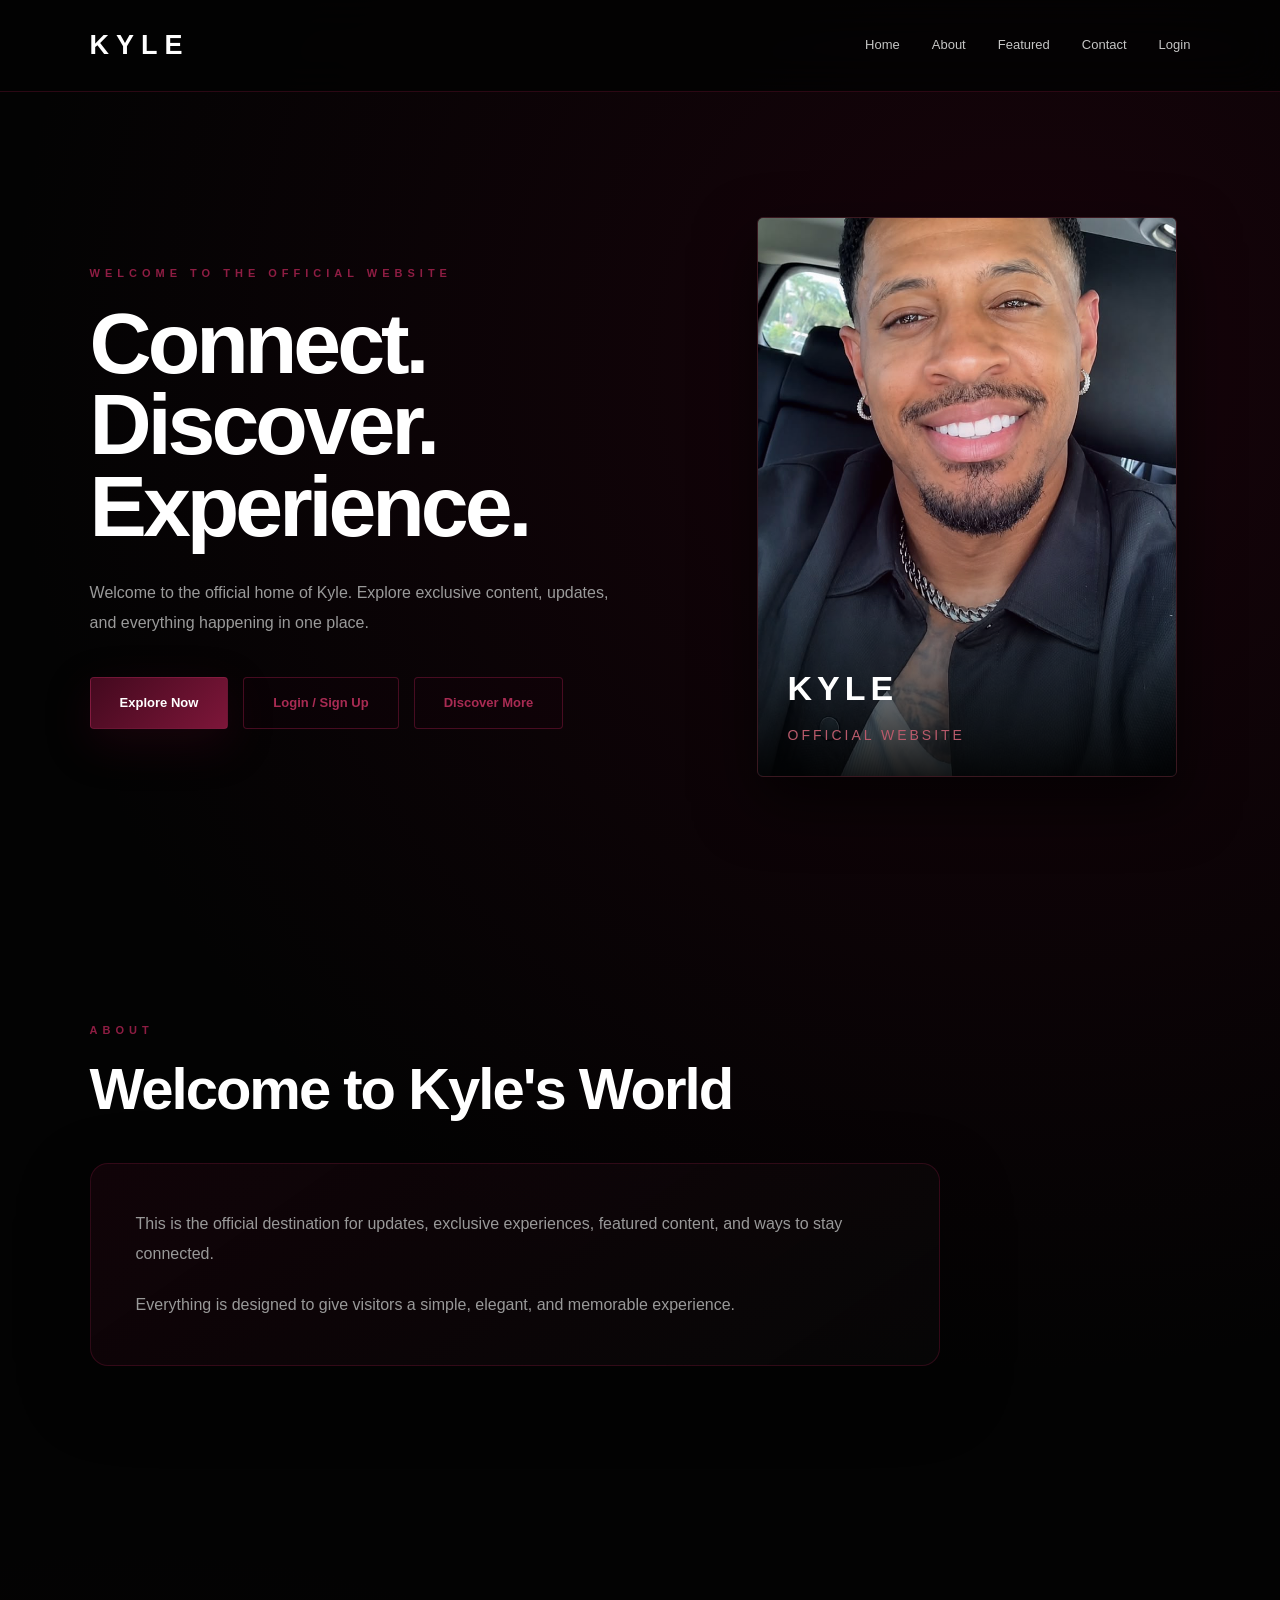
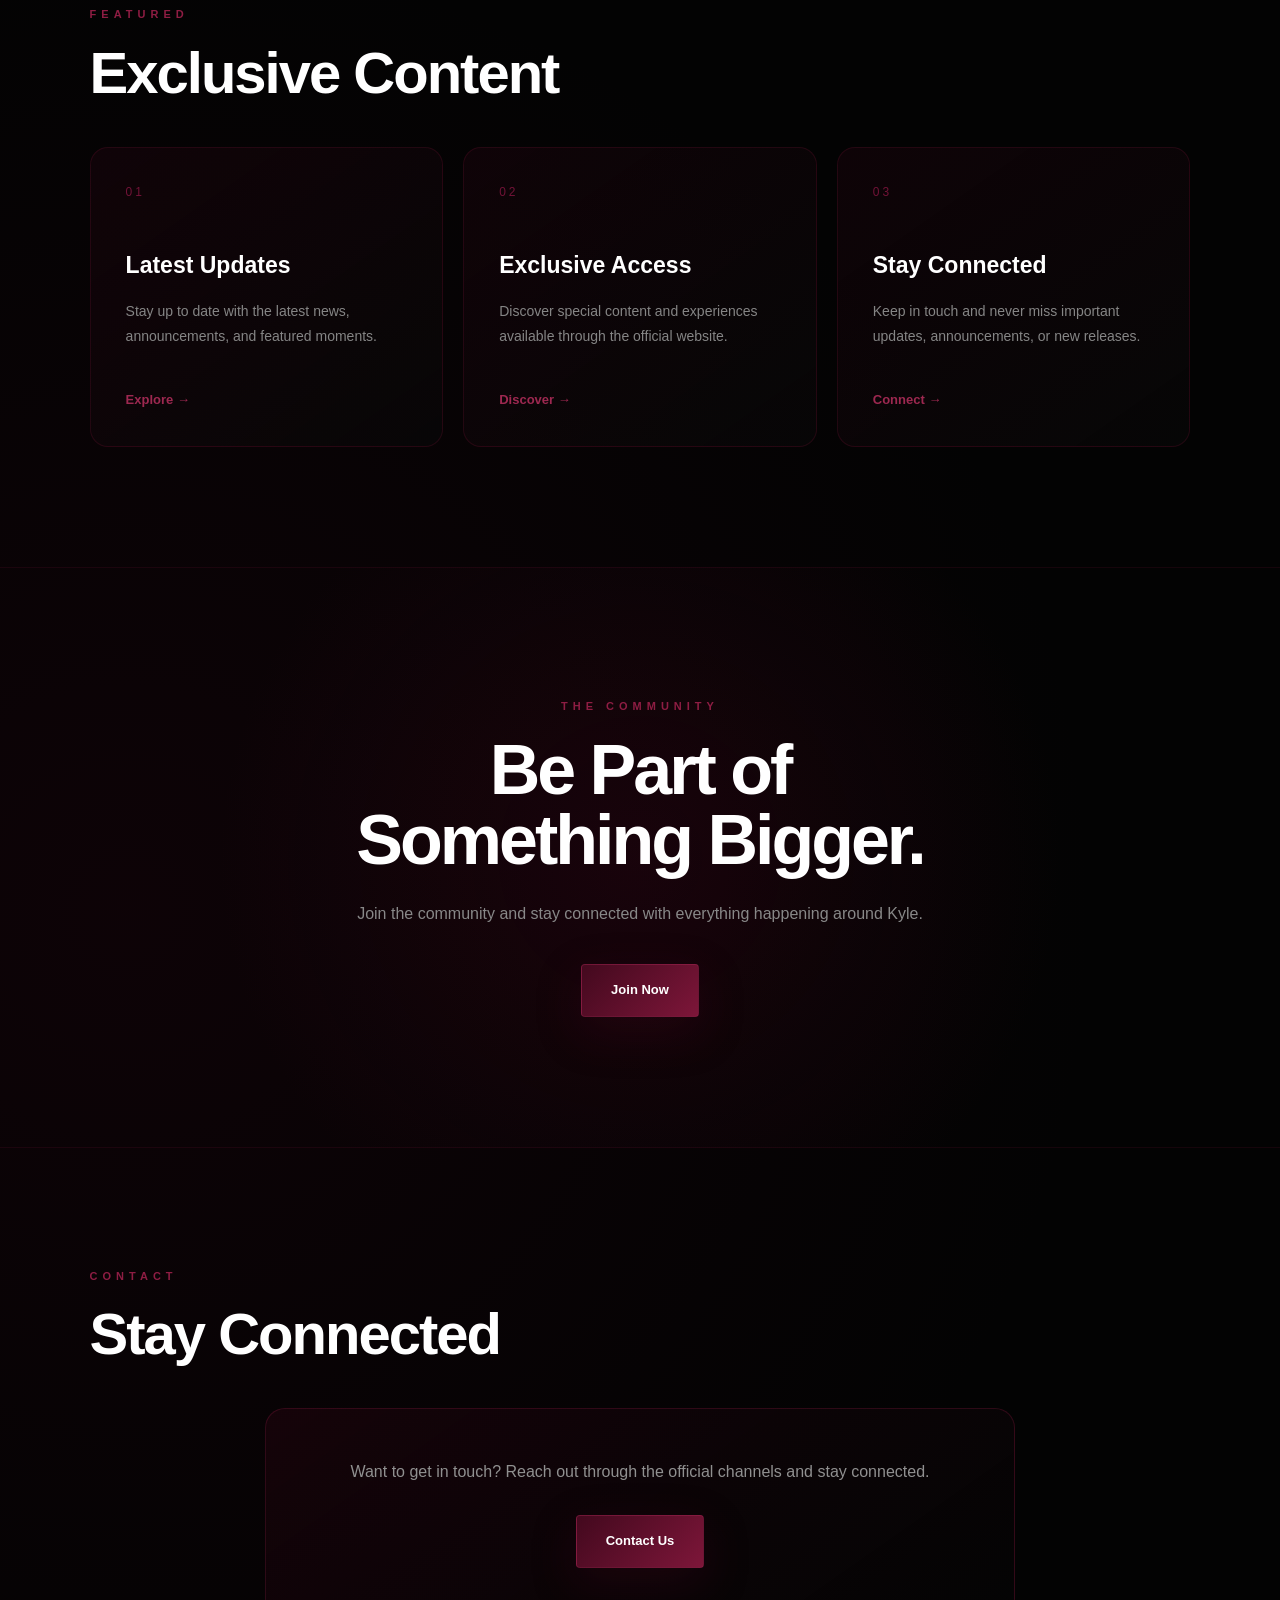
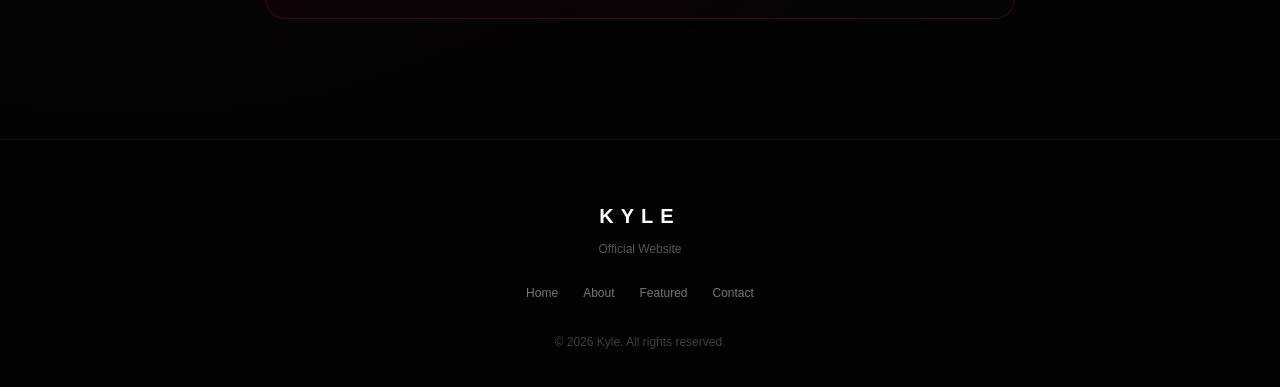
<file: index.html>
<!DOCTYPE html>
<html lang="en">
<head>
  <meta charset="UTF-8">
  <meta name="viewport" content="width=device-width, initial-scale=1.0">
  <title>Kyle | Official Website</title>
  <meta
    name="description"
    content="Welcome to Kyle's official website."
  >
  <link rel="stylesheet" href="style.css">
  <style>
    /* =========================
       HERO PHOTO
    ========================= */
    .hero-card {
      position: relative;
      width: 420px;
      height: 560px;
      overflow: hidden;
      border-radius: 6px;
      background: #111;
      border: 1px solid #3a1820;
      box-shadow: 0 25px 60px rgba(0, 0, 0, 0.65);
    }
    .hero-photo {
      width: 100%;
      height: 100%;
      object-fit: cover;
      display: block;
    }
    .photo-overlay {
      position: absolute;
      left: 0;
      right: 0;
      bottom: 0;
      padding: 100px 30px 30px;
      background: linear-gradient(
        to bottom,
        transparent,
        rgba(0, 0, 0, 0.9)
      );
    }
    .photo-overlay h3 {
      margin: 0;
      color: #fff;
      font-size: 34px;
      letter-spacing: 5px;
    }
    .photo-overlay p {
      margin: 8px 0 0;
      color: #b85a6b;
      font-size: 14px;
      letter-spacing: 3px;
      text-transform: uppercase;
    }
    /* =========================
       MOBILE HERO
    ========================= */
    @media (max-width: 768px) {
      .hero-card {
        width: 100%;
        max-width: 380px;
        height: 500px;
        margin: 40px auto 0;
      }
      .hero-photo {
        object-position: center;
      }
    }
  </style>
</head>
<body>
  <!-- =========================
       HEADER
  ========================= -->
  <header>
    <h1>KYLE</h1>
    <nav>
      <a href="#home">Home</a>
      <a href="#about">About</a>
      <a href="#featured">Featured</a>
      <a href="#contact">Contact</a>
      <a href="login.html">Login</a>
    </nav>
  </header>
  <!-- =========================
       HERO
  ========================= -->
  <main id="home">
    <section class="hero">
      <div class="hero-text">
        <p class="welcome">
          WELCOME TO THE OFFICIAL WEBSITE
        </p>
        <h2>
          Connect.<br>
          Discover.<br>
          Experience.
        </h2>
        <p>
          Welcome to the official home of Kyle. Explore exclusive
          content, updates, and everything happening in one place.
        </p>
        <div class="buttons">
          <a href="#featured" class="btn primary">
            Explore Now
          </a>
          <a href="login.html" class="btn secondary">
            Login / Sign Up
          </a>
          <a href="#about" class="btn secondary">
            Discover More
          </a>
        </div>
      </div>
      <!-- =========================
           KYLE REAL PHOTO
      ========================= -->
      <div class="hero-card">
        <img
          src="kyle1.jpg"
          alt="Kyle"
          class="hero-photo"
        >
        <div class="photo-overlay">
          <h3>KYLE</h3>
          <p>
            Official Website
          </p>
        </div>
      </div>
    </section>
  </main>
  <!-- =========================
       ABOUT
  ========================= -->
  <section id="about" class="content-section">
    <div class="section-heading">
      <p class="welcome">
        ABOUT
      </p>
      <h2>
        Welcome to Kyle's World
      </h2>
    </div>
    <div class="content-card">
      <p>
        This is the official destination for updates, exclusive
        experiences, featured content, and ways to stay connected.
      </p>
      <p>
        Everything is designed to give visitors a simple,
        elegant, and memorable experience.
      </p>
    </div>
  </section>
  <!-- =========================
       FEATURED
  ========================= -->
  <section id="featured" class="content-section">
    <div class="section-heading">
      <p class="welcome">
        FEATURED
      </p>
      <h2>
        Exclusive Content
      </h2>
    </div>
    <div class="feature-grid">
      <div class="feature-card">
        <span>01</span>
        <h3>
          Latest Updates
        </h3>
        <p>
          Stay up to date with the latest news, announcements,
          and featured moments.
        </p>
        <a href="#">
          Explore →
        </a>
      </div>
      <div class="feature-card">
        <span>02</span>
        <h3>
          Exclusive Access
        </h3>
        <p>
          Discover special content and experiences available
          through the official website.
        </p>
        <a href="exclusive.html">
          Discover →
        </a>
      </div>
      <div class="feature-card">
        <span>03</span>
        <h3>
          Stay Connected
        </h3>
        <p>
          Keep in touch and never miss important updates,
          announcements, or new releases.
        </p>
        <a href="#contact">
          Connect →
        </a>
      </div>
    </div>
  </section>
  <!-- =========================
       COMMUNITY
  ========================= -->
  <section class="community">
    <div class="community-box">
      <p class="welcome">
        THE COMMUNITY
      </p>
      <h2>
        Be Part of<br>
        Something Bigger.
      </h2>
      <p>
        Join the community and stay connected with everything
        happening around Kyle.
      </p>
      <a href="signup.html" class="btn primary">
        Join Now
      </a>
    </div>
  </section>
  <!-- =========================
       CONTACT
  ========================= -->
  <section id="contact" class="content-section">
    <div class="section-heading">
      <p class="welcome">
        CONTACT
      </p>
      <h2>
        Stay Connected
      </h2>
    </div>
    <div class="contact-card">
      <p>
        Want to get in touch? Reach out through the official
        channels and stay connected.
      </p>
      <a
        href="mailto:contact@example.com"
        class="btn primary"
      >
        Contact Us
      </a>
    </div>
  </section>
  <!-- =========================
       FOOTER
  ========================= -->
  <footer>
    <h3>
      KYLE
    </h3>
    <p>
      Official Website
    </p>
    <div class="footer-links">
      <a href="#home">
        Home
      </a>
      <a href="#about">
        About
      </a>
      <a href="#featured">
        Featured
      </a>
      <a href="#contact">
        Contact
      </a>
    </div>
    <p class="copyright">
      ©️ 2026 Kyle. All rights reserved.
    </p>
  </footer>
</body>
</html>
</file>
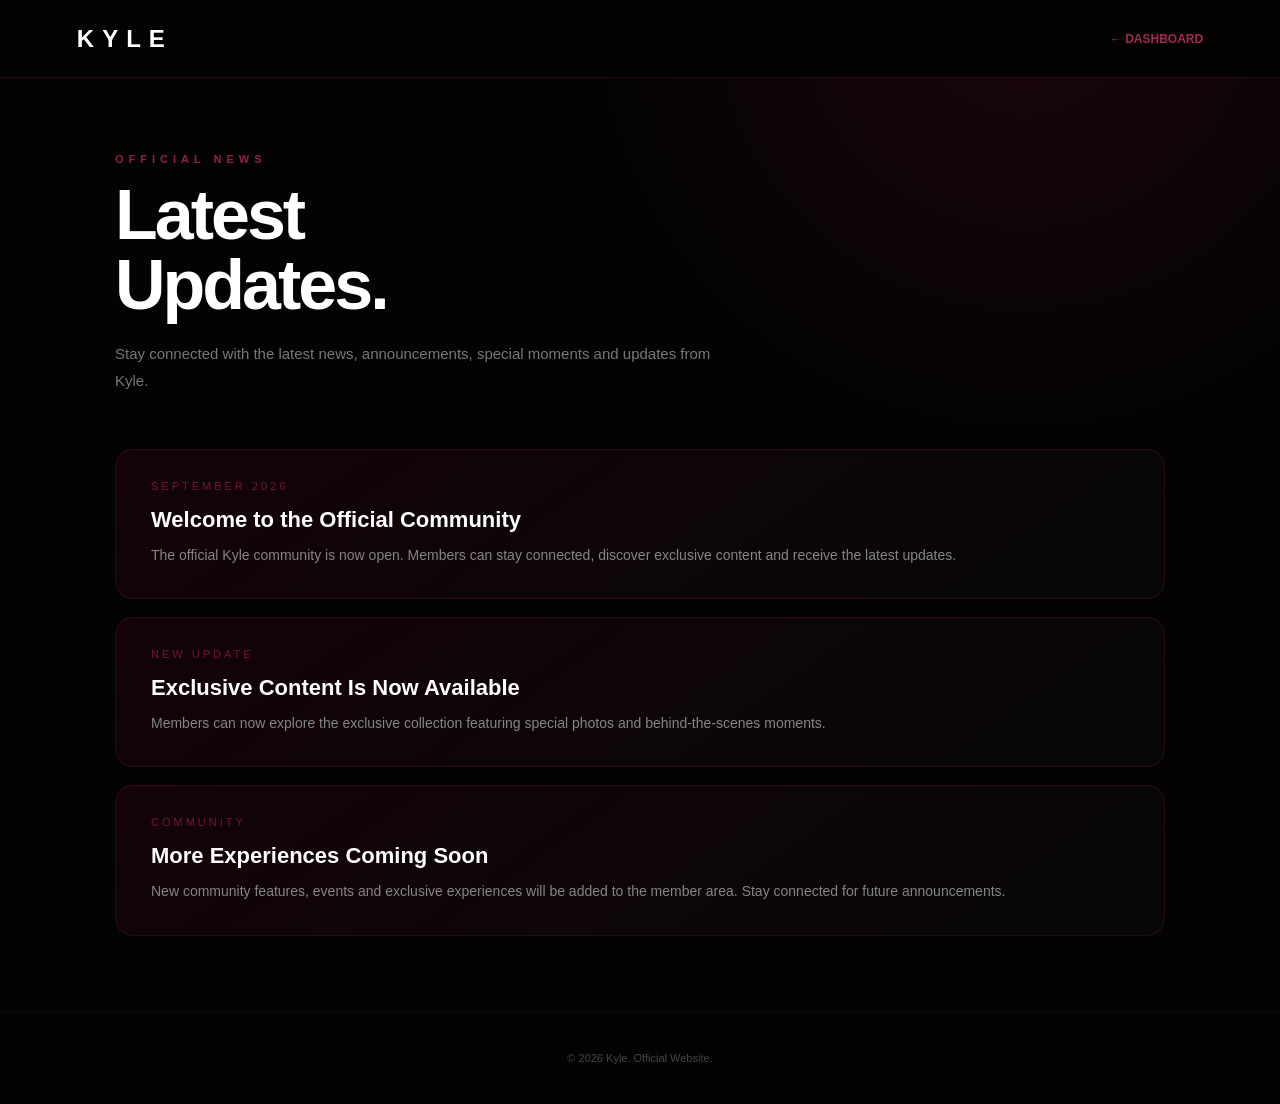
<file: updates.html>
<!DOCTYPE html>
<html lang="en">
<head>
  <meta charset="UTF-8">
  <meta name="viewport" content="width=device-width, initial-scale=1.0">
  <title>Kyle | Latest Updates</title>
  <style>
    * {
      margin: 0;
      padding: 0;
      box-sizing: border-box;
    }
    body {
      min-height: 100vh;
      font-family: Arial, Helvetica, sans-serif;
      color: white;
      background:
        radial-gradient(circle at 80% 0%, rgba(100, 10, 45, 0.25), transparent 30%),
        #030303;
    }
    header {
      height: 78px;
      padding: 0 6%;
      display: flex;
      justify-content: space-between;
      align-items: center;
      background: rgba(3, 3, 3, 0.92);
      border-bottom: 1px solid rgba(120, 20, 55, 0.35);
    }
    .logo {
      font-size: 24px;
      font-weight: bold;
      letter-spacing: 8px;
    }
    .back {
      color: #a52a50;
      text-decoration: none;
      font-size: 12px;
      font-weight: bold;
    }
    .container {
      width: 88%;
      max-width: 1050px;
      margin: auto;
      padding: 75px 0;
    }
    .label {
      color: #922047;
      font-size: 11px;
      font-weight: bold;
      letter-spacing: 5px;
      margin-bottom: 15px;
    }
    h1 {
      font-size: clamp(42px, 6vw, 70px);
      line-height: 1;
      letter-spacing: -3px;
      margin-bottom: 20px;
    }
    .intro {
      max-width: 620px;
      color: #777;
      font-size: 15px;
      line-height: 1.8;
      margin-bottom: 55px;
    }
    .updates {
      display: flex;
      flex-direction: column;
      gap: 18px;
    }
    .update {
      padding: 30px 35px;
      border-radius: 18px;
      background:
        linear-gradient(
          145deg,
          rgba(65, 5, 27, 0.28),
          rgba(8, 8, 8, 0.92)
        );
      border: 1px solid rgba(120, 20, 55, 0.3);
      transition: 0.3s ease;
    }
    .update:hover {
      transform: translateX(6px);
      border-color: rgba(150, 30, 75, 0.6);
      box-shadow: 0 20px 60px rgba(60, 3, 25, 0.3);
    }
    .date {
      color: #751438;
      font-size: 11px;
      letter-spacing: 3px;
      margin-bottom: 15px;
    }
    .update h2 {
      font-size: 22px;
      margin-bottom: 10px;
    }
    .update p {
      color: #858585;
      font-size: 14px;
      line-height: 1.8;
    }
    footer {
      text-align: center;
      padding: 40px;
      color: #444;
      font-size: 11px;
      border-top: 1px solid rgba(100, 15, 45, 0.2);
    }
    @media (max-width: 600px) {
      .container {
        width: 90%;
        padding: 55px 0;
      }
      .update {
        padding: 25px;
      }
    }
  </style>
</head>
<body>
  <header>
    <div class="logo">
      KYLE
    </div>
    <a href="dashboard.html" class="back">
      ← DASHBOARD
    </a>
  </header>
  <main class="container">
    <p class="label">
      OFFICIAL NEWS
    </p>
    <h1>
      Latest<br>
      Updates.
    </h1>
    <p class="intro">
      Stay connected with the latest news, announcements,
      special moments and updates from Kyle.
    </p>
    <section class="updates">
      <article class="update">
        <div class="date">
          SEPTEMBER 2026
        </div>
        <h2>
          Welcome to the Official Community
        </h2>
        <p>
          The official Kyle community is now open.
          Members can stay connected, discover exclusive
          content and receive the latest updates.
        </p>
      </article>
      <article class="update">
        <div class="date">
          NEW UPDATE
        </div>
        <h2>
          Exclusive Content Is Now Available
        </h2>
        <p>
          Members can now explore the exclusive collection
          featuring special photos and behind-the-scenes
          moments.
        </p>
      </article>
      <article class="update">
        <div class="date">
          COMMUNITY
        </div>
        <h2>
          More Experiences Coming Soon
        </h2>
        <p>
          New community features, events and exclusive
          experiences will be added to the member area.
          Stay connected for future announcements.
        </p>
      </article>
    </section>
  </main>
  <footer>
    © 2026 Kyle. Official Website.
  </footer>
</body>
</html>
</file>
<file: style.css>
* {
  margin: 0;
  padding: 0;
  box-sizing: border-box;
  scroll-behavior: smooth;
}

:root {
  --black: #030303;
  --black-soft: #080808;
  --wine: #3d071b;
  --wine-light: #68112f;
  --wine-bright: #8d1d45;
  --text: #ffffff;
  --muted: #9a9a9a;
  --border: rgba(120, 20, 55, 0.35);
}

body {
  font-family: Arial, Helvetica, sans-serif;
  background:
    radial-gradient(
      circle at 80% 10%,
      rgba(75, 5, 30, 0.28),
      transparent 30%
    ),
    radial-gradient(
      circle at 10% 70%,
      rgba(55, 3, 22, 0.2),
      transparent 35%
    ),
    var(--black);
  color: var(--text);
  line-height: 1.6;
  overflow-x: hidden;
}

/* =========================
   HEADER
========================= */

header {
  position: sticky;
  top: 0;
  z-index: 1000;

  width: 100%;
  padding: 24px 7%;

  display: flex;
  justify-content: space-between;
  align-items: center;

  background: rgba(3, 3, 3, 0.88);
  backdrop-filter: blur(20px);

  border-bottom: 1px solid var(--border);
}

header h1 {
  color: #ffffff;
  font-size: 27px;
  letter-spacing: 7px;
  font-weight: 700;
}

nav {
  display: flex;
  gap: 32px;
}

nav a {
  color: #c5c5c5;
  text-decoration: none;
  font-size: 13px;
  transition: 0.3s ease;
}

nav a:hover {
  color: #9d2850;
}

/* =========================
   HERO
========================= */

main {
  min-height: 90vh;

  display: flex;
  align-items: center;
}

.hero {
  width: 86%;
  max-width: 1250px;

  margin: auto;

  display: grid;
  grid-template-columns: 1.15fr 0.85fr;

  gap: 80px;
  align-items: center;
}

.welcome {
  color: #8e1d43;

  font-size: 11px;
  font-weight: 700;

  letter-spacing: 5px;

  margin-bottom: 20px;
}

.hero h2 {
  font-size: clamp(48px, 7vw, 86px);

  line-height: 0.95;

  letter-spacing: -4px;

  margin-bottom: 30px;
}

.hero-text > p:not(.welcome) {
  max-width: 520px;

  color: var(--muted);

  font-size: 16px;

  line-height: 1.9;
}

/* =========================
   BUTTONS
========================= */

.buttons {
  display: flex;
  gap: 15px;

  margin-top: 38px;
}

.btn {
  display: inline-block;

  padding: 15px 29px;

  border-radius: 4px;

  text-decoration: none;

  font-size: 13px;
  font-weight: 700;

  transition: 0.35s ease;
}

.primary {
  color: white;

  background:
    linear-gradient(
      135deg,
      #43091e,
      #7d1639
    );

  border: 1px solid rgba(145, 35, 75, 0.45);

  box-shadow:
    0 15px 45px rgba(70, 5, 30, 0.3);
}

.primary:hover {
  transform: translateY(-4px);

  background:
    linear-gradient(
      135deg,
      #5a0c28,
      #941e49
    );

  box-shadow:
    0 20px 55px rgba(100, 10, 45, 0.4);
}

.secondary {
  color: #a82b53;

  background: rgba(60, 5, 25, 0.08);

  border: 1px solid rgba(120, 20, 55, 0.55);
}

.secondary:hover {
  background: rgba(100, 10, 45, 0.16);

  transform: translateY(-4px);
}

/* =========================
   HERO CARD
========================= */

.hero-card {
  min-height: 470px;

  position: relative;

  display: flex;
  flex-direction: column;

  justify-content: center;
  align-items: center;

  overflow: hidden;

  border-radius: 28px;

  border: 1px solid rgba(115, 18, 52, 0.4);

  background:
    linear-gradient(
      145deg,
      rgba(75, 5, 30, 0.25),
      rgba(8, 8, 8, 0.9)
    );

  box-shadow:
    0 35px 100px rgba(0, 0, 0, 0.7),
    inset 0 0 70px rgba(75, 5, 30, 0.08);
}

.hero-card::before {
  content: "";

  position: absolute;

  width: 350px;
  height: 350px;

  border-radius: 50%;

  background: rgba(100, 10, 45, 0.12);

  filter: blur(55px);
}

.circle {
  width: 180px;
  height: 180px;

  border-radius: 50%;

  position: relative;

  margin-bottom: 35px;

  border: 1px solid rgba(145, 35, 75, 0.65);

  background:
    radial-gradient(
      circle,
      rgba(115, 18, 52, 0.35),
      rgba(5, 5, 5, 0.1)
    );

  box-shadow:
    0 0 70px rgba(100, 10, 45, 0.22);
}

.hero-card h3 {
  position: relative;

  font-size: 29px;

  letter-spacing: 8px;
}

.hero-card p {
  position: relative;

  color: #777;

  margin-top: 8px;

  font-size: 13px;
}

/* =========================
   GENERAL SECTIONS
========================= */

.content-section {
  width: 86%;
  max-width: 1200px;

  margin: auto;

  padding: 120px 0;
}

.section-heading {
  margin-bottom: 45px;
}

.section-heading h2 {
  font-size: clamp(35px, 5vw, 58px);

  letter-spacing: -2px;

  line-height: 1;
}

/* =========================
   ABOUT CARD
========================= */

.content-card {
  max-width: 850px;

  padding: 45px;

  border-radius: 18px;

  background:
    linear-gradient(
      145deg,
      rgba(65, 5, 27, 0.22),
      rgba(8, 8, 8, 0.75)
    );

  border: 1px solid var(--border);

  box-shadow:
    0 25px 70px rgba(0, 0, 0, 0.4);
}

.content-card p {
  color: #999;

  font-size: 16px;

  line-height: 1.9;

  margin-bottom: 20px;
}

.content-card p:last-child {
  margin-bottom: 0;
}

/* =========================
   FEATURE GRID
========================= */

.feature-grid {
  display: grid;

  grid-template-columns:
    repeat(3, 1fr);

  gap: 20px;
}

.feature-card {
  min-height: 300px;

  padding: 35px;

  display: flex;
  flex-direction: column;

  border-radius: 18px;

  background:
    linear-gradient(
      145deg,
      rgba(60, 5, 25, 0.2),
      rgba(8, 8, 8, 0.75)
    );

  border: 1px solid rgba(100, 15, 45, 0.3);

  transition: 0.35s ease;
}

.feature-card:hover {
  transform: translateY(-8px);

  border-color:
    rgba(140, 30, 70, 0.6);

  box-shadow:
    0 25px 70px rgba(55, 3, 25, 0.3);
}

.feature-card span {
  color: #711337;

  font-size: 12px;

  letter-spacing: 3px;

  margin-bottom: 45px;
}

.feature-card h3 {
  font-size: 23px;

  margin-bottom: 15px;
}

.feature-card p {
  color: #858585;

  font-size: 14px;

  line-height: 1.8;

  margin-bottom: 25px;
}

.feature-card a {
  margin-top: auto;

  color: #9d2850;

  text-decoration: none;

  font-size: 13px;

  font-weight: bold;
}

/* =========================
   COMMUNITY
========================= */

.community {
  width: 100%;

  padding: 130px 7%;

  background:
    radial-gradient(
      circle at center,
      rgba(75, 5, 30, 0.25),
      transparent 60%
    );

  border-top:
    1px solid rgba(100, 15, 45, 0.2);

  border-bottom:
    1px solid rgba(100, 15, 45, 0.2);
}

.community-box {
  max-width: 900px;

  margin: auto;

  text-align: center;
}

.community-box h2 {
  font-size: clamp(42px, 6vw, 70px);

  line-height: 1;

  letter-spacing: -3px;

  margin-bottom: 25px;
}

.community-box > p:not(.welcome) {
  max-width: 600px;

  margin: 0 auto 35px;

  color: #888;

  line-height: 1.8;
}

/* =========================
   CONTACT
========================= */

.contact-card {
  max-width: 750px;

  padding: 50px;

  text-align: center;

  margin: auto;

  border-radius: 20px;

  background:
    linear-gradient(
      145deg,
      rgba(70, 5, 28, 0.22),
      rgba(5, 5, 5, 0.8)
    );

  border: 1px solid var(--border);
}

.contact-card p {
  color: #909090;

  margin-bottom: 30px;
}

/* =========================
   FOOTER
========================= */

footer {
  padding: 60px 7% 35px;

  text-align: center;

  background: #020202;

  border-top:
    1px solid rgba(100, 15, 45, 0.2);
}

footer h3 {
  letter-spacing: 7px;

  font-size: 20px;

  margin-bottom: 8px;
}

footer > p {
  color: #555;

  font-size: 12px;
}

.footer-links {
  display: flex;

  justify-content: center;

  gap: 25px;

  margin: 25px 0;
}

.footer-links a {
  color: #777;

  font-size: 12px;

  text-decoration: none;

  transition: 0.3s;
}

.footer-links a:hover {
  color: #9d2850;
}

footer .copyright {
  color: #3f3f3f;

  margin-top: 30px;
}

/* =========================
   MOBILE
========================= */

@media (max-width: 850px) {

  header {
    padding: 20px 5%;
  }

  header h1 {
    font-size: 21px;

    letter-spacing: 5px;
  }

  nav {
    gap: 15px;
  }

  nav a {
    font-size: 11px;
  }

  main {
    min-height: auto;
  }

  .hero {
    width: 90%;

    grid-template-columns: 1fr;

    gap: 55px;

    padding: 90px 0;
  }

  .hero h2 {
    font-size: 54px;

    letter-spacing: -3px;
  }

  .hero-card {
    min-height: 380px;
  }

  .content-section {
    width: 90%;

    padding: 90px 0;
  }

  .feature-grid {
    grid-template-columns: 1fr;
  }

  .community {
    padding: 100px 5%;
  }

  .contact-card {
    padding: 35px 25px;
  }
}

/* =========================
   SMALL PHONES
========================= */

@media (max-width: 500px) {

  nav a:nth-child(3),
  nav a:nth-child(4) {
    display: none;
  }

  .hero h2 {
    font-size: 46px;
  }

  .buttons {
    flex-direction: column;
  }

  .btn {
    text-align: center;
  }

  .content-card {
    padding: 30px;
  }
}
/* =========================
   PROFESSIONAL PROFILE CARD
========================= */

.profile-dashboard-card {
    position: relative;
    overflow: hidden;
    padding: 26px;
    border: 1px solid rgba(141, 29, 69, 0.45);
    background:
        linear-gradient(135deg, rgba(61, 7, 27, 0.55), rgba(8, 8, 8, 0.96));
}

.profile-dashboard-card::before {
    content: "";
    position: absolute;
    top: -80px;
    right: -80px;
    width: 180px;
    height: 180px;
    background: rgba(141, 29, 69, 0.15);
    border-radius: 50%;
    filter: blur(20px);
}

.profile-card-top {
    position: relative;
    display: flex;
    align-items: center;
    gap: 18px;
}

.profile-avatar {
    width: 68px;
    height: 68px;
    min-width: 68px;
    border-radius: 50%;
    display: flex;
    align-items: center;
    justify-content: center;

    background: linear-gradient(
        145deg,
        #68112f,
        #250512
    );

    border: 1px solid rgba(141, 29, 69, 0.7);

    font-size: 14px;
    font-weight: 700;
    letter-spacing: 1px;

    box-shadow:
        0 0 25px rgba(141, 29, 69, 0.25),
        inset 0 0 15px rgba(255,255,255,0.04);
}

.profile-card-info {
    position: relative;
}

.profile-label {
    display: block;
    margin-bottom: 5px;

    font-size: 10px;
    letter-spacing: 2px;
    color: #8d1d45;
    font-weight: 700;
}

.profile-card-info h3 {
    margin: 0 0 6px;
    font-size: 21px;
    text-transform: uppercase;
    letter-spacing: 0.5px;
}

.profile-card-info p {
    margin: 0;
    color: #9a9a9a;
    font-size: 13px;
    line-height: 1.5;
}

.profile-card-bottom {
    position: relative;

    display: flex;
    align-items: center;
    justify-content: space-between;

    margin-top: 25px;
    padding-top: 17px;

    border-top: 1px solid rgba(120, 20, 55, 0.25);
}

.profile-card-bottom > span {
    font-size: 10px;
    letter-spacing: 1.5px;
    color: #777;
    font-weight: 700;
}

.profile-dashboard-card .card-link {
    color: #fff;
    text-decoration: none;
    font-size: 12px;
    font-weight: 700;
    letter-spacing: 1px;
    transition: 0.3s ease;
}

.profile-dashboard-card .card-link:hover {
    color: #8d1d45;
    transform: translateX(4px);
}
/* ==========================================
   PREMIUM DASHBOARD PROFILE
========================================== */
.dashboard-profile-card {
    position: relative;
    width: 100%;
    margin-bottom: 28px;
    padding: 30px;
    box-sizing: border-box;
    background:
        linear-gradient(
            135deg,
            rgba(61, 7, 27, 0.95),
            rgba(12, 5, 8, 0.98) 55%,
            rgba(3, 3, 3, 1)
        );
    border: 1px solid rgba(141, 29, 69, 0.55);
    border-radius: 18px;
    overflow: hidden;
    box-shadow:
        0 15px 45px rgba(0, 0, 0, 0.45),
        inset 0 1px 0 rgba(255, 255, 255, 0.04);
    transition: transform 0.3s ease, border-color 0.3s ease;
}
.dashboard-profile-card:hover {
    transform: translateY(-3px);
    border-color: rgba(141, 29, 69, 0.9);
}
/* Burgundy glow */
.dashboard-profile-card::before {
    content: "";
    position: absolute;
    width: 280px;
    height: 280px;
    top: -150px;
    right: -80px;
    background: rgba(141, 29, 69, 0.22);
    border-radius: 50%;
    filter: blur(45px);
    pointer-events: none;
}
/* Header */
.profile-card-header {
    position: relative;
    z-index: 2;
    display: flex;
    align-items: center;
    gap: 20px;
}
/* Large avatar */
.profile-avatar-large {
    width: 82px;
    height: 82px;
    min-width: 82px;
    border-radius: 50%;
    display: flex;
    align-items: center;
    justify-content: center;
    background:
        linear-gradient(
            145deg,
            #8d1d45,
            #3d071b 55%,
            #16030b
        );
    border: 2px solid rgba(255, 255, 255, 0.12);
    box-shadow:
        0 0 0 6px rgba(141, 29, 69, 0.08),
        0 10px 30px rgba(0, 0, 0, 0.45);
}
.profile-avatar-large span {
    font-size: 13px;
    font-weight: 800;
    letter-spacing: 2px;
    color: #ffffff;
}
/* Title */
.profile-card-title {
    flex: 1;
}
.profile-overline {
    display: block;
    margin-bottom: 6px;
    color: #8d1d45;
    font-size: 10px;
    font-weight: 800;
    letter-spacing: 2.5px;
}
.profile-card-title h2 {
    margin: 0;
    color: #ffffff;
    font-size: 27px;
    font-weight: 700;
    letter-spacing: -0.5px;
}
.profile-card-title p {
    margin: 6px 0 0;
    color: #999999;
    font-size: 13px;
}
/* Active status */
.profile-status {
    align-self: flex-start;
    display: flex;
    align-items: center;
    gap: 7px;
    padding: 7px 11px;
    border: 1px solid rgba(141, 29, 69, 0.35);
    border-radius: 30px;
    background: rgba(0, 0, 0, 0.28);
    color: #aaaaaa;
    font-size: 9px;
    font-weight: 800;
    letter-spacing: 1.5px;
}
.status-dot {
    width: 7px;
    height: 7px;
    border-radius: 50%;
    background: #8d1d45;
    box-shadow: 0 0 10px rgba(141, 29, 69, 0.9);
}
/* Divider */
.profile-card-divider {
    position: relative;
    z-index: 2;
    height: 1px;
    margin: 25px 0;
    background:
        linear-gradient(
            90deg,
            rgba(141, 29, 69, 0.5),
            rgba(141, 29, 69, 0.05)
        );
}
/* Details */
.profile-card-details {
    position: relative;
    z-index: 2;
    display: grid;
    grid-template-columns: repeat(3, 1fr);
    gap: 15px;
}
.profile-detail {
    padding: 16px;
    background: rgba(0, 0, 0, 0.25);
    border: 1px solid rgba(255, 255, 255, 0.05);
    border-radius: 10px;
}
.detail-label {
    display: block;
    margin-bottom: 7px;
    color: #777777;
    font-size: 9px;
    font-weight: 700;
    letter-spacing: 1.5px;
}
.profile-detail strong {
    color: #ffffff;
    font-size: 11px;
    font-weight: 700;
    letter-spacing: 0.5px;
}
/* Button */
.profile-view-button {
    position: relative;
    z-index: 2;
    display: flex;
    align-items: center;
    justify-content: space-between;
    width: 100%;
    box-sizing: border-box;
    margin-top: 22px;
    padding: 15px 18px;
    border: 1px solid rgba(141, 29, 69, 0.65);
    border-radius: 9px;
    background:
        linear-gradient(
            90deg,
            rgba(141, 29, 69, 0.35),
            rgba(61, 7, 27, 0.25)
        );
    color: #ffffff;
    text-decoration: none;
    font-size: 11px;
    font-weight: 800;
    letter-spacing: 1.5px;
    transition: all 0.3s ease;
}
.profile-view-button:hover {
    background:
        linear-gradient(
            90deg,
            #68112f,
            #3d071b
        );
    border-color: #8d1d45;
}
.profile-arrow {
    font-size: 20px;
    transition: transform 0.3s ease;
}
.profile-view-button:hover .profile-arrow {
    transform: translateX(5px);
}
/* ==========================================
   MOBILE
========================================== */
@media (max-width: 650px) {
    .dashboard-profile-card {
        padding: 22px;
        border-radius: 15px;
    }
    .profile-card-header {
        gap: 14px;
    }
    .profile-avatar-large {
        width: 65px;
        height: 65px;
        min-width: 65px;
    }
    .profile-card-title h2 {
        font-size: 22px;
    }
    .profile-card-title p {
        font-size: 12px;
    }
    .profile-status {
        display: none;
    }
    .profile-card-details {
        grid-template-columns: 1fr;
        gap: 9px;
    }
    .profile-detail {
        padding: 13px;
    }
}
/* KYLE HERO PHOTO */
.hero-card {
  position: relative;
  width: 420px;
  height: 560px;
  overflow: hidden;
  border-radius: 4px;
  background: #111;
  border: 1px solid #3a1820;
  box-shadow: 0 25px 60px rgba(0, 0, 0, 0.6);
}
.hero-photo {
  width: 100%;
  height: 100%;
  object-fit: cover;
  display: block;
}
.photo-overlay {
  position: absolute;
  left: 0;
  right: 0;
  bottom: 0;
  padding: 70px 30px 30px;
  background: linear-gradient(
    transparent,
    rgba(0, 0, 0, 0.9)
  );
}
.photo-overlay h3 {
  margin: 0;
  font-size: 32px;
  letter-spacing: 4px;
  color: #fff;
}
.photo-overlay p {
  margin: 6px 0 0;
  color: #b85a6b;
  letter-spacing: 2px;
}
/* MOBILE */
@media (max-width: 768px) {
  .hero-card {
    width: 100%;
    max-width: 380px;
    height: 500px;
    margin: 40px auto 0;
  }
}
</file>
